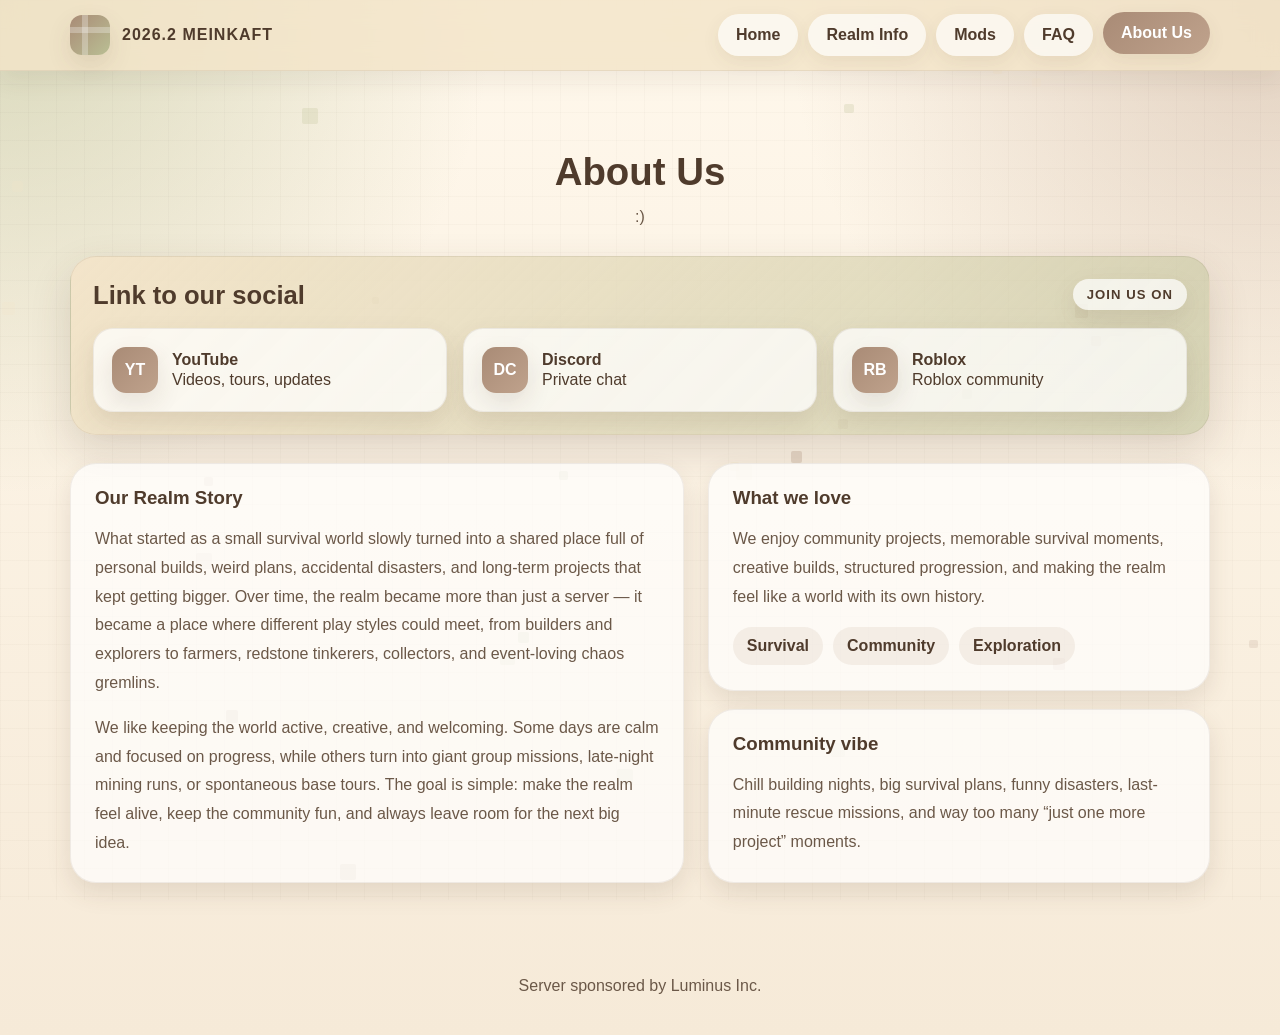
<file: about-us.html>
<!DOCTYPE html>
<html lang="en">
<head>
  <meta charset="UTF-8" />
  <meta name="viewport" content="width=device-width, initial-scale=1.0" />
  <title>About Us | Minecraft Realm Server</title>
  <link rel="stylesheet" href="style.css" />
</head>
<body data-page="about-us">
  <div class="floating-pixels" id="floatingPixels"></div>

  <div class="site-shell">
    <header class="topbar">
      <div class="nav-wrap">
        <div class="brand">
          <div class="brand-badge"></div>
          <div><span class="js-server-name">Realm Server</span></div>
        </div>

        <button class="menu-toggle" id="menuToggle" aria-label="Open menu">Menu</button>

        <nav class="nav-tabs" id="navTabs" aria-label="Main navigation">
          <a class="nav-tab" data-page="home" href="index.html">Home</a>
          <a class="nav-tab" data-page="realm-info" href="realm-info.html">Realm Info</a>
          <a class="nav-tab" data-page="mods" href="mods.html">Mods</a>
          <a class="nav-tab" data-page="faq" href="faq.html">FAQ</a>
          <a class="nav-tab" data-page="about-us" href="about-us.html">About Us</a>
        </nav>
      </div>
    </header>

    <main>

      <section>
        <div class="section-head">
          <h2>About Us</h2>
          <p>
            :)
          </p>
        </div>

        <div class="social-panel">
          <div class="social-header">
            <h3>Link to our social</h3>
            <div class="eyebrow" style="margin: 0;">Join us on</div>
          </div>
          <div class="social-links" id="socialLinks"></div>
        </div>

        <div class="story-wrap">
          <article class="story-card">
            <h3 style="margin-bottom: 14px;">Our Realm Story</h3>
            <div id="aboutStory"></div>
          </article>

          <div class="mini-card-grid">
            <div class="mini-card">
              <h3 style="margin-bottom: 12px;">What we love</h3>
              <p id="aboutSideText"></p>
              <div class="tag-list" id="tagList"></div>
            </div>

            <div class="mini-card">
              <h3 style="margin-bottom: 12px;">Community vibe</h3>
              <p>
                Chill building nights, big survival plans, funny disasters, last-minute rescue missions, and way too many
                “just one more project” moments.
              </p>
            </div>
          </div>
        </div>
      </section>

    </main>

    <footer class="footer">
      Server sponsored by Luminus Inc.
    </footer>
  </div>

  <script src="script.js"></script>
</body>
</html>
</file>
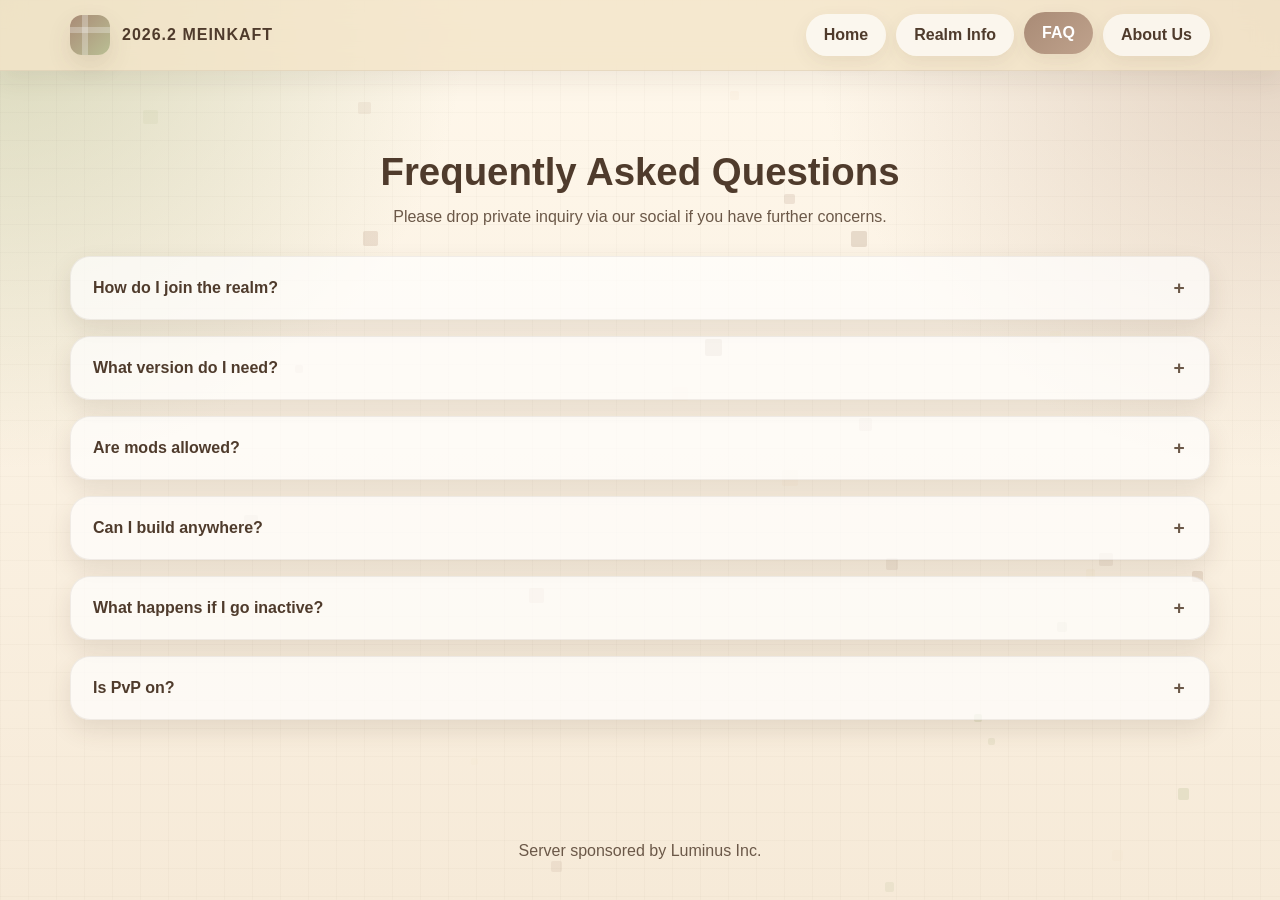
<file: faq.html>
<!DOCTYPE html>
<html lang="en">
<head>
  <meta charset="UTF-8" />
  <meta name="viewport" content="width=device-width, initial-scale=1.0" />
  <title>FAQ | Minecraft Realm Server</title>
  <link rel="stylesheet" href="style.css" />
</head>
<body data-page="faq">
  <div class="floating-pixels" id="floatingPixels"></div>

  <div class="site-shell">
    <header class="topbar">
      <div class="nav-wrap">
        <div class="brand">
          <div class="brand-badge"></div>
          <div><span class="js-server-name">Realm Server</span></div>
        </div>

        <button class="menu-toggle" id="menuToggle" aria-label="Open menu">Menu</button>

        <nav class="nav-tabs" id="navTabs" aria-label="Main navigation">
          <a class="nav-tab" data-page="home" href="index.html">Home</a>
          <a class="nav-tab" data-page="realm-info" href="realm-info.html">Realm Info</a>
          <a class="nav-tab" data-page="faq" href="faq.html">FAQ</a>
          <a class="nav-tab" data-page="about-us" href="about-us.html">About Us</a>
        </nav>
      </div>
    </header>

    <main>

      <section>
        <div class="section-head">
          <h2>Frequently Asked Questions</h2>
          <p>
            Please drop private inquiry via our social if you have further concerns.
          </p>
        </div>

        <div class="accordion-group" id="faqAccordion"></div>
      </section>

    </main>

    <footer class="footer">
      Server sponsored by Luminus Inc.
    </footer>
  </div>

  <script src="script.js"></script>
</body>
</html>
</file>
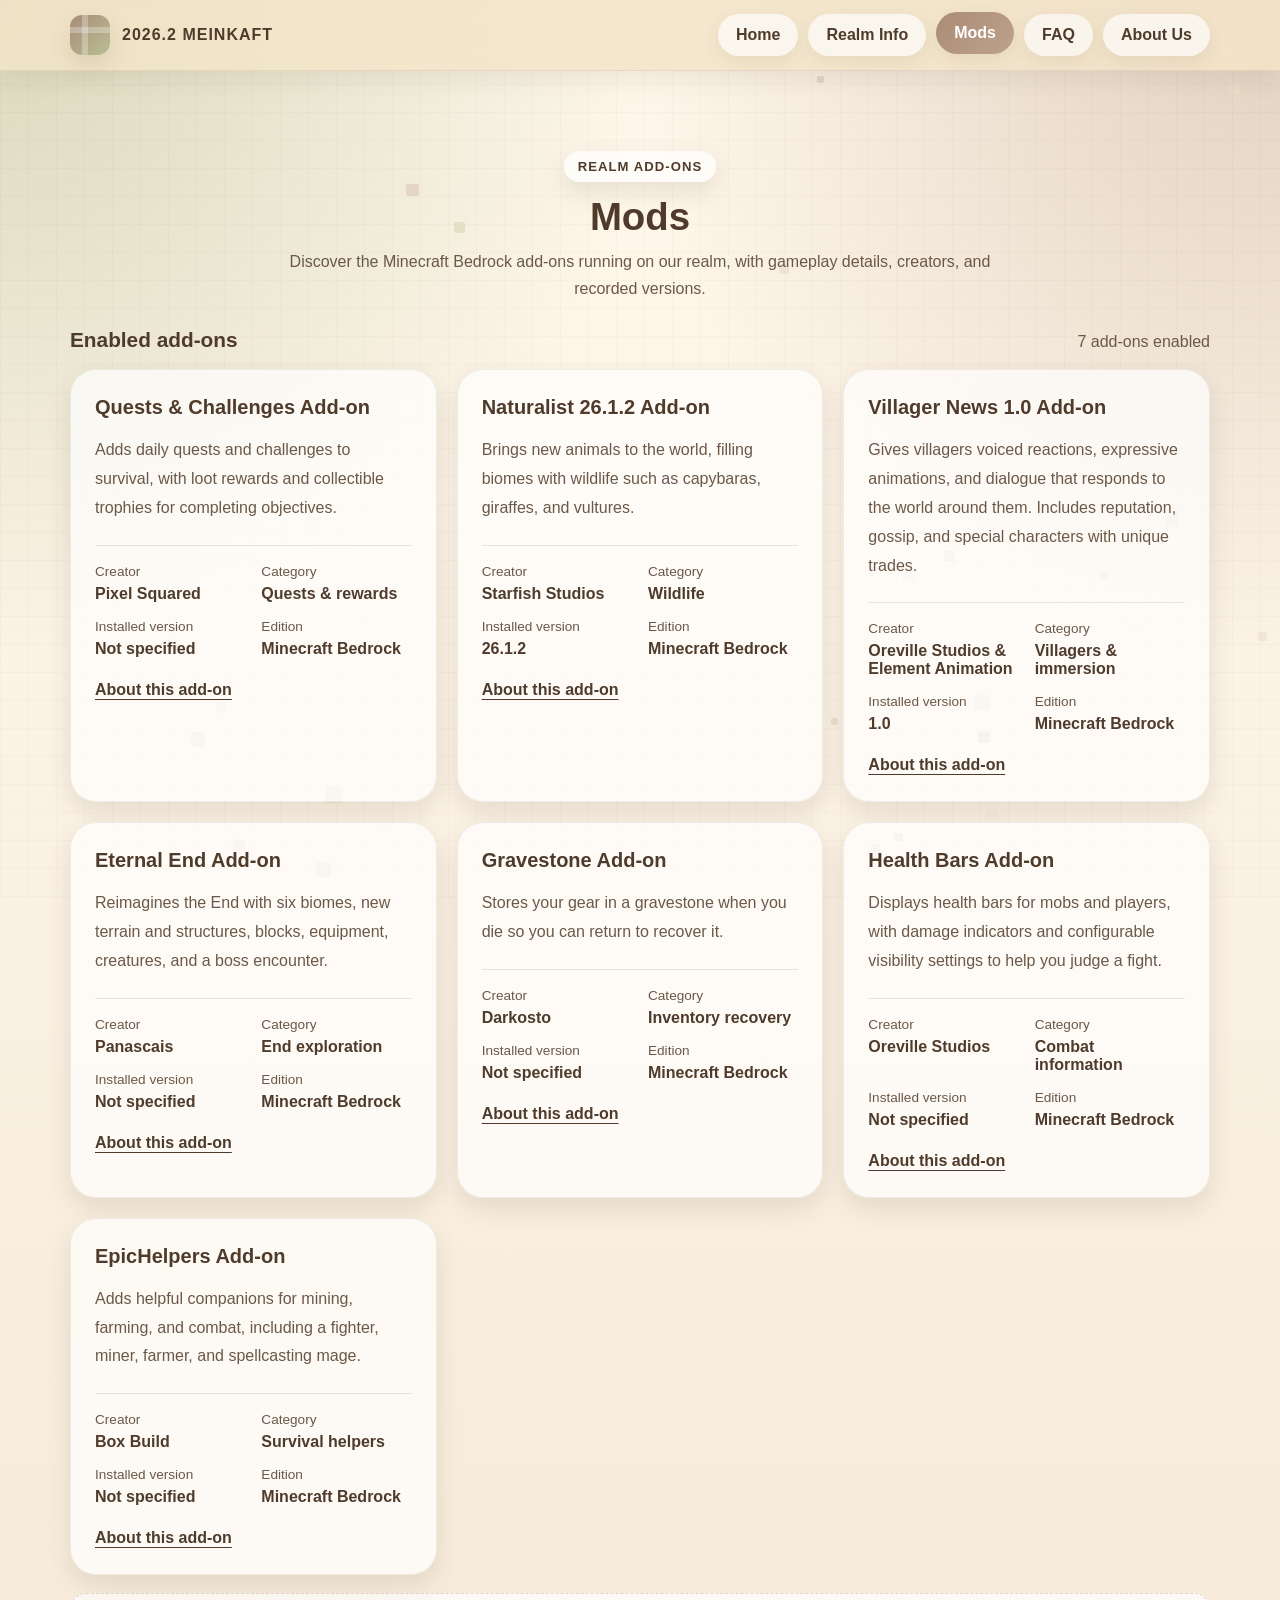
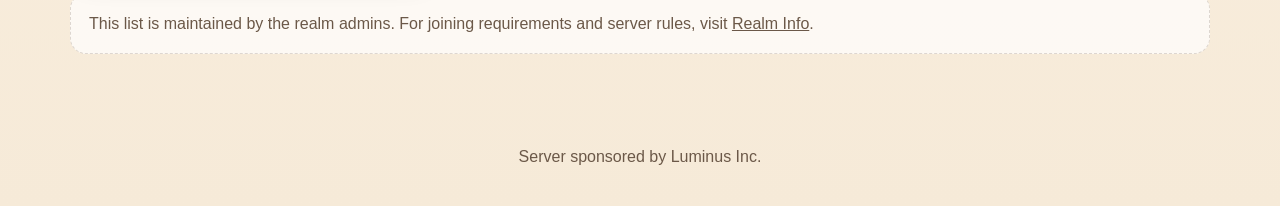
<file: mods.html>
<!DOCTYPE html>
<html lang="en">
<head>
  <meta charset="UTF-8" />
  <meta name="viewport" content="width=device-width, initial-scale=1.0" />
  <title>Mods | Luminus Realm</title>
  <meta name="description" content="Explore the seven Minecraft Bedrock add-ons enabled on our realm, including Naturalist, Villager News, Eternal End, and more." />
  <link rel="stylesheet" href="style.css" />
</head>
<body data-page="mods">
  <div class="floating-pixels" id="floatingPixels"></div>

  <div class="site-shell">
    <header class="topbar">
      <div class="nav-wrap">
        <div class="brand">
          <div class="brand-badge"></div>
          <div><span class="js-server-name">Realm Server</span></div>
        </div>

        <button class="menu-toggle" id="menuToggle" aria-label="Open menu">Menu</button>

        <nav class="nav-tabs" id="navTabs" aria-label="Main navigation">
          <a class="nav-tab" data-page="home" href="index.html">Home</a>
          <a class="nav-tab" data-page="realm-info" href="realm-info.html">Realm Info</a>
          <a class="nav-tab" aria-current="page" data-page="mods" href="mods.html">Mods</a>
          <a class="nav-tab" data-page="faq" href="faq.html">FAQ</a>
          <a class="nav-tab" data-page="about-us" href="about-us.html">About Us</a>
        </nav>
      </div>
    </header>

    <main>

      <section aria-labelledby="modsHeading">
        <div class="section-head mods-heading">
          <div class="eyebrow">Realm add-ons</div>
          <h1 id="modsHeading">Mods</h1>
          <p>Discover the Minecraft Bedrock add-ons running on our realm, with gameplay details, creators, and recorded versions.</p>
        </div>

        <div class="mods-summary">
          <h2>Enabled add-ons</h2>
          <p id="modsCount" role="status"></p>
        </div>
        <ul class="mods-list" id="modsList"></ul>
        <noscript>
          <p class="edit-note">Enable JavaScript to view the current mod list and details.</p>
        </noscript>

        <div class="edit-note">
          This list is maintained by the realm admins. For joining requirements and server rules,
          visit <a href="realm-info.html">Realm Info</a>.
        </div>
      </section>

    </main>

    <footer class="footer">
      Server sponsored by Luminus Inc.
    </footer>
  </div>

  <script src="script.js"></script>
</body>
</html>
</file>
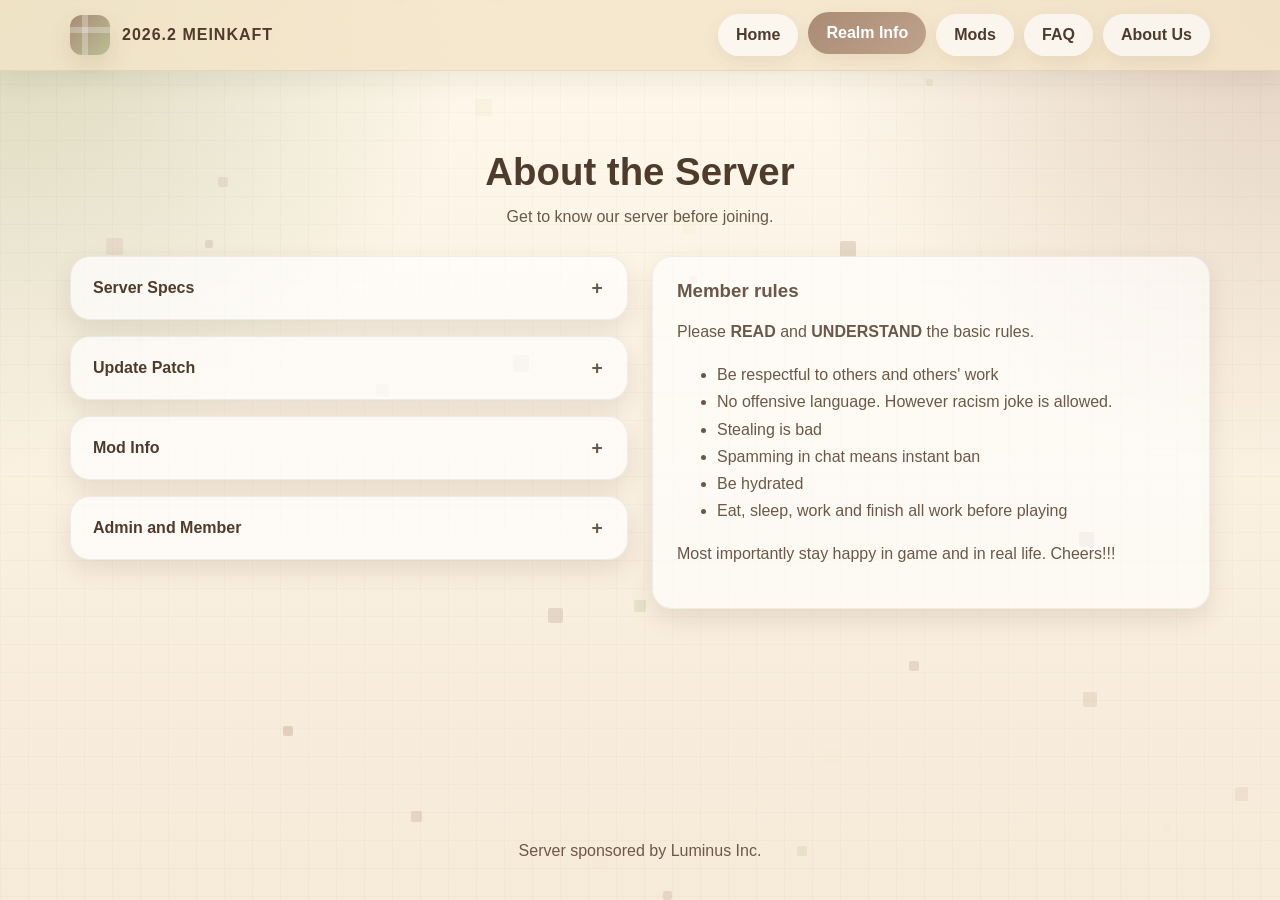
<file: realm-info.html>
<!DOCTYPE html>
<html lang="en">
<head>
  <meta charset="UTF-8" />
  <meta name="viewport" content="width=device-width, initial-scale=1.0" />
  <title>Realm Info | Minecraft Realm Server</title>
  <link rel="stylesheet" href="style.css" />
</head>
<body data-page="realm-info">
  <div class="floating-pixels" id="floatingPixels"></div>

  <div class="site-shell">
    <header class="topbar">
      <div class="nav-wrap">
        <div class="brand">
          <div class="brand-badge"></div>
          <div><span class="js-server-name">Realm Server</span></div>
        </div>

        <button class="menu-toggle" id="menuToggle" aria-label="Open menu">Menu</button>

        <nav class="nav-tabs" id="navTabs" aria-label="Main navigation">
          <a class="nav-tab" data-page="home" href="index.html">Home</a>
          <a class="nav-tab" data-page="realm-info" href="realm-info.html">Realm Info</a>
          <a class="nav-tab" data-page="mods" href="mods.html">Mods</a>
          <a class="nav-tab" data-page="faq" href="faq.html">FAQ</a>
          <a class="nav-tab" data-page="about-us" href="about-us.html">About Us</a>
        </nav>
      </div>
    </header>

    <main>

      <section>
        <div class="section-head">
          <h2>About the Server</h2>
          <p>
            Get to know our server before joining.
          </p>
        </div>

        <div class="grid-two">
          <div class="accordion-group" id="realmInfoAccordion"></div>

          <aside class="side-note">
            <h3 style="margin-bottom: 12px;">Member rules</h3>
            <p>Please <strong>READ</strong> and <strong>UNDERSTAND</strong> the basic rules.</p>
            <ul>
              <li>Be respectful to others and others' work</li>
              <li>No offensive language. However racism joke is allowed.</li>
              <li>Stealing is bad</li>
              <li>Spamming in chat means instant ban</li>
              <li>Be hydrated</li>
              <li>Eat, sleep, work and finish all work before playing</li>
            </ul>
            <p style="margin-top: 14px;">
              Most importantly stay happy in game and in real life. Cheers!!!
            </p>
          </aside>
        </div>
      </section>

    </main>

    <footer class="footer">
      Server sponsored by Luminus Inc.
    </footer>
  </div>

  <script src="script.js"></script>
</body>
</html>
</file>
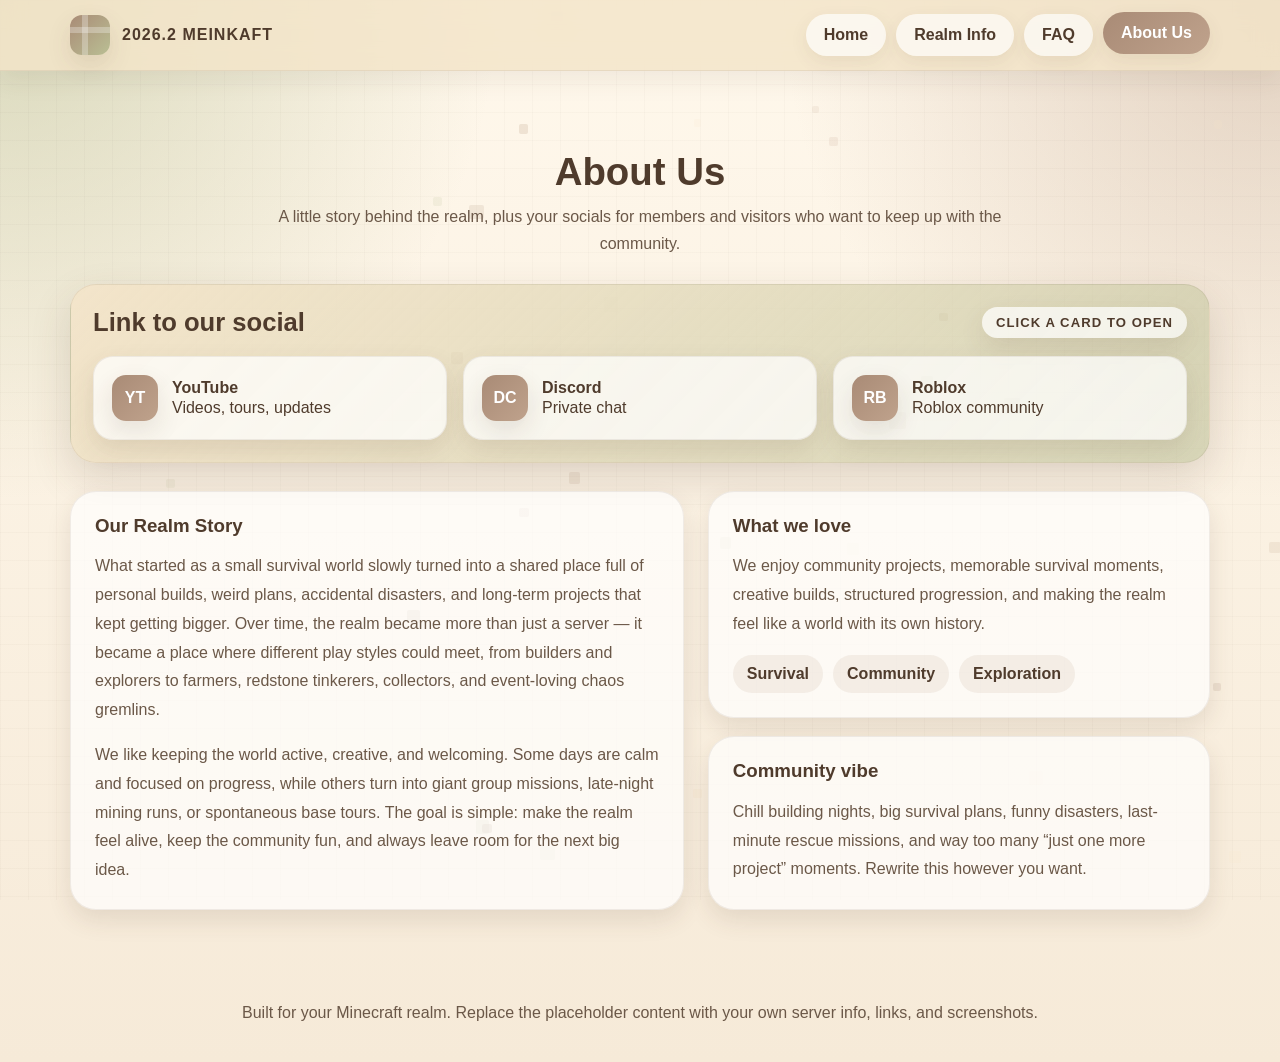
<file: Sources/about-us.html>
<!DOCTYPE html>
<html lang="en">
<head>
  <meta charset="UTF-8" />
  <meta name="viewport" content="width=device-width, initial-scale=1.0" />
  <title>About Us | Minecraft Realm Server</title>
  <link rel="stylesheet" href="style.css" />
</head>
<body data-page="about-us">
  <div class="floating-pixels" id="floatingPixels"></div>

  <div class="site-shell">
    <header class="topbar">
      <div class="nav-wrap">
        <div class="brand">
          <div class="brand-badge"></div>
          <div><span class="js-server-name">Realm Server</span></div>
        </div>

        <button class="menu-toggle" id="menuToggle" aria-label="Open menu">Menu</button>

        <nav class="nav-tabs" id="navTabs" aria-label="Main navigation">
          <a class="nav-tab" data-page="home" href="index.html">Home</a>
          <a class="nav-tab" data-page="realm-info" href="realm-info.html">Realm Info</a>
          <a class="nav-tab" data-page="faq" href="faq.html">FAQ</a>
          <a class="nav-tab" data-page="about-us" href="about-us.html">About Us</a>
        </nav>
      </div>
    </header>

    <main>

      <section>
        <div class="section-head">
          <h2>About Us</h2>
          <p>
            A little story behind the realm, plus your socials for members and visitors who want to keep up with the community.
          </p>
        </div>

        <div class="social-panel">
          <div class="social-header">
            <h3>Link to our social</h3>
            <div class="eyebrow" style="margin: 0;">Click a card to open</div>
          </div>
          <div class="social-links" id="socialLinks"></div>
        </div>

        <div class="story-wrap">
          <article class="story-card">
            <h3 style="margin-bottom: 14px;">Our Realm Story</h3>
            <div id="aboutStory"></div>
          </article>

          <div class="mini-card-grid">
            <div class="mini-card">
              <h3 style="margin-bottom: 12px;">What we love</h3>
              <p id="aboutSideText"></p>
              <div class="tag-list" id="tagList"></div>
            </div>

            <div class="mini-card">
              <h3 style="margin-bottom: 12px;">Community vibe</h3>
              <p>
                Chill building nights, big survival plans, funny disasters, last-minute rescue missions, and way too many
                “just one more project” moments. Rewrite this however you want.
              </p>
            </div>
          </div>
        </div>
      </section>

    </main>

    <footer class="footer">
      Built for your Minecraft realm. Replace the placeholder content with your own server info, links, and screenshots.
    </footer>
  </div>

  <script src="script.js"></script>
</body>
</html>
</file>
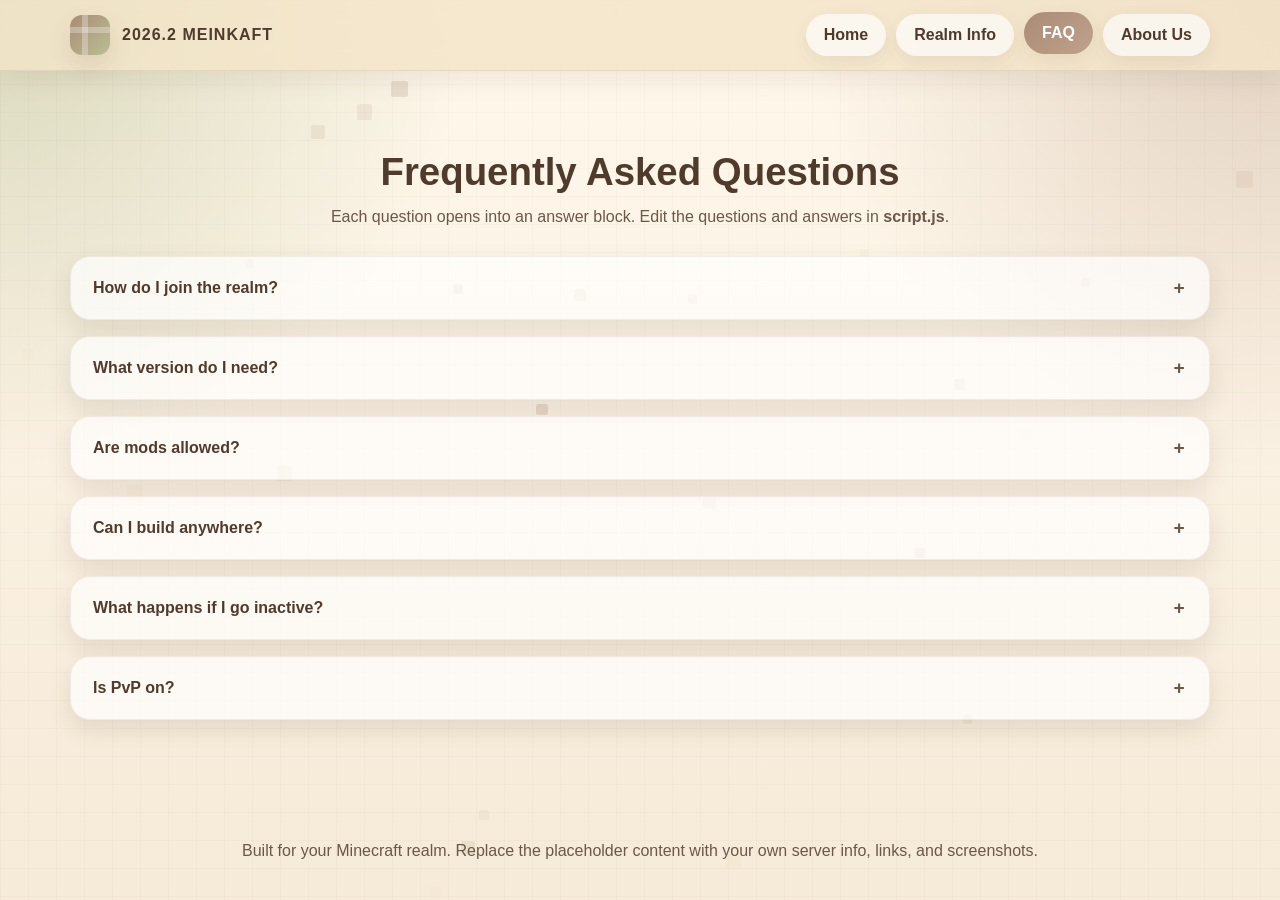
<file: Sources/faq.html>
<!DOCTYPE html>
<html lang="en">
<head>
  <meta charset="UTF-8" />
  <meta name="viewport" content="width=device-width, initial-scale=1.0" />
  <title>FAQ | Minecraft Realm Server</title>
  <link rel="stylesheet" href="style.css" />
</head>
<body data-page="faq">
  <div class="floating-pixels" id="floatingPixels"></div>

  <div class="site-shell">
    <header class="topbar">
      <div class="nav-wrap">
        <div class="brand">
          <div class="brand-badge"></div>
          <div><span class="js-server-name">Realm Server</span></div>
        </div>

        <button class="menu-toggle" id="menuToggle" aria-label="Open menu">Menu</button>

        <nav class="nav-tabs" id="navTabs" aria-label="Main navigation">
          <a class="nav-tab" data-page="home" href="index.html">Home</a>
          <a class="nav-tab" data-page="realm-info" href="realm-info.html">Realm Info</a>
          <a class="nav-tab" data-page="faq" href="faq.html">FAQ</a>
          <a class="nav-tab" data-page="about-us" href="about-us.html">About Us</a>
        </nav>
      </div>
    </header>

    <main>

      <section>
        <div class="section-head">
          <h2>Frequently Asked Questions</h2>
          <p>
            Each question opens into an answer block. Edit the questions and answers in <strong>script.js</strong>.
          </p>
        </div>

        <div class="accordion-group" id="faqAccordion"></div>
      </section>

    </main>

    <footer class="footer">
      Built for your Minecraft realm. Replace the placeholder content with your own server info, links, and screenshots.
    </footer>
  </div>

  <script src="script.js"></script>
</body>
</html>
</file>
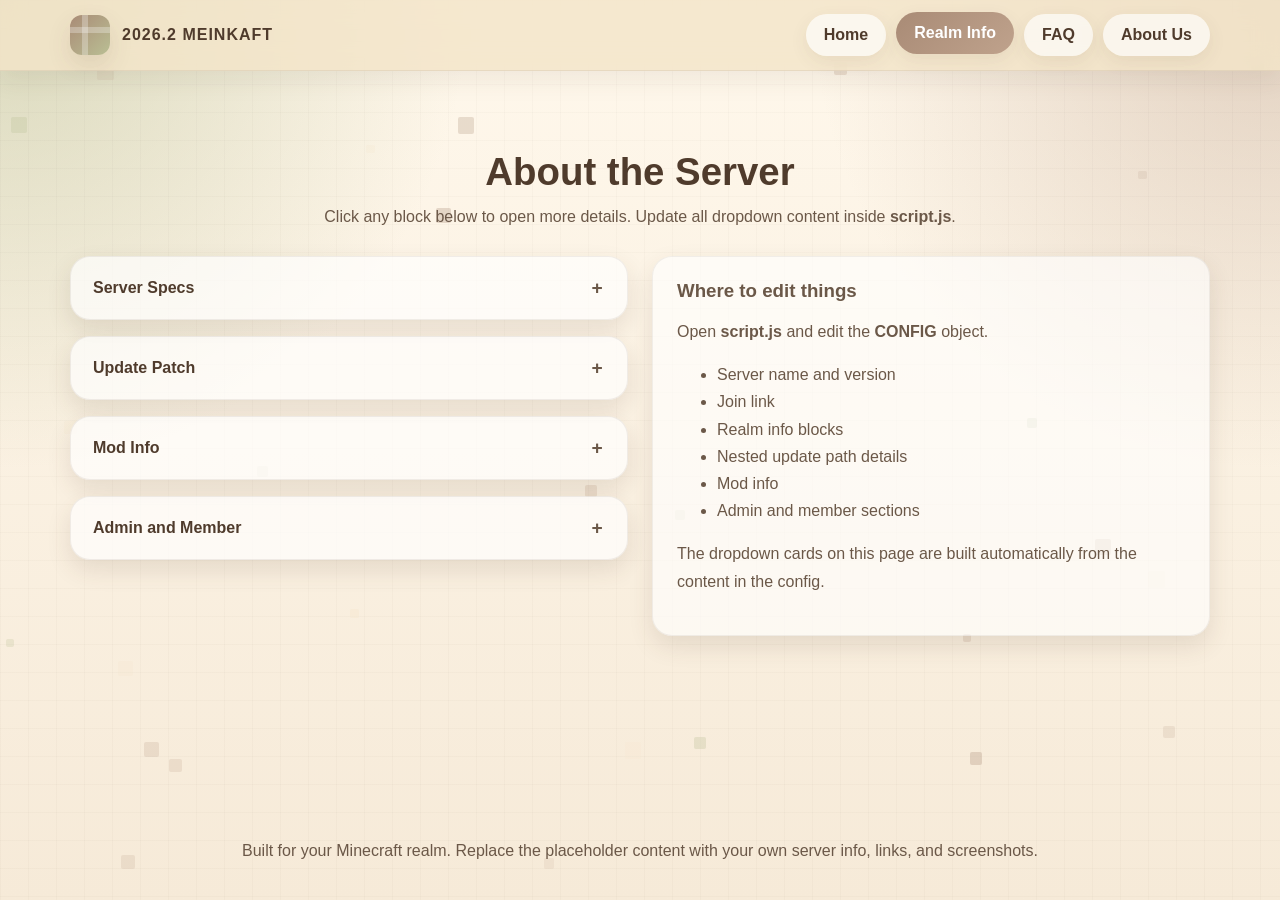
<file: Sources/realm-info.html>
<!DOCTYPE html>
<html lang="en">
<head>
  <meta charset="UTF-8" />
  <meta name="viewport" content="width=device-width, initial-scale=1.0" />
  <title>Realm Info | Minecraft Realm Server</title>
  <link rel="stylesheet" href="style.css" />
</head>
<body data-page="realm-info">
  <div class="floating-pixels" id="floatingPixels"></div>

  <div class="site-shell">
    <header class="topbar">
      <div class="nav-wrap">
        <div class="brand">
          <div class="brand-badge"></div>
          <div><span class="js-server-name">Realm Server</span></div>
        </div>

        <button class="menu-toggle" id="menuToggle" aria-label="Open menu">Menu</button>

        <nav class="nav-tabs" id="navTabs" aria-label="Main navigation">
          <a class="nav-tab" data-page="home" href="index.html">Home</a>
          <a class="nav-tab" data-page="realm-info" href="realm-info.html">Realm Info</a>
          <a class="nav-tab" data-page="faq" href="faq.html">FAQ</a>
          <a class="nav-tab" data-page="about-us" href="about-us.html">About Us</a>
        </nav>
      </div>
    </header>

    <main>

      <section>
        <div class="section-head">
          <h2>About the Server</h2>
          <p>
            Click any block below to open more details. Update all dropdown content inside <strong>script.js</strong>.
          </p>
        </div>

        <div class="grid-two">
          <div class="accordion-group" id="realmInfoAccordion"></div>

          <aside class="side-note">
            <h3 style="margin-bottom: 12px;">Where to edit things</h3>
            <p>Open <strong>script.js</strong> and edit the <strong>CONFIG</strong> object.</p>
            <ul>
              <li>Server name and version</li>
              <li>Join link</li>
              <li>Realm info blocks</li>
              <li>Nested update path details</li>
              <li>Mod info</li>
              <li>Admin and member sections</li>
            </ul>
            <p style="margin-top: 14px;">
              The dropdown cards on this page are built automatically from the content in the config.
            </p>
          </aside>
        </div>
      </section>

    </main>

    <footer class="footer">
      Built for your Minecraft realm. Replace the placeholder content with your own server info, links, and screenshots.
    </footer>
  </div>

  <script src="script.js"></script>
</body>
</html>
</file>
<file: style.css>
/* =========================
   THEME
   ========================= */
:root {
  --c1: #A98B76;
  --c2: #BFA28C;
  --c3: #F3E4C9;
  --c4: #BABF94;
  --bg: #f6ead8;
  --text: #4f3b2c;
  --text-soft: #6b5848;
  --card: rgba(243, 228, 201, 0.75);
  --line: rgba(79, 59, 44, 0.12);
  --shadow: 0 16px 40px rgba(79, 59, 44, 0.16);
  --shadow-soft: 0 10px 25px rgba(79, 59, 44, 0.12);
  --radius-xl: 26px;
  --radius-lg: 20px;
  --radius-md: 14px;
  --max: 1180px;
}

* { box-sizing: border-box; }
html { scroll-behavior: smooth; }

body {
  margin: 0;
  font-family: Arial, Helvetica, sans-serif;
  color: var(--text);
  background:
    radial-gradient(circle at top left, rgba(186,191,148,0.55), transparent 30%),
    radial-gradient(circle at top right, rgba(191,162,140,0.45), transparent 30%),
    linear-gradient(180deg, #fff8ec 0%, var(--bg) 100%);
  overflow-x: hidden;
  min-height: 100vh;
}

body::before {
  content: "";
  position: fixed;
  inset: 0;
  background-image:
    linear-gradient(rgba(79,59,44,0.025) 1px, transparent 1px),
    linear-gradient(90deg, rgba(79,59,44,0.025) 1px, transparent 1px);
  background-size: 28px 28px;
  pointer-events: none;
  z-index: -2;
}

a { color: inherit; }

.floating-pixels {
  position: fixed;
  inset: 0;
  overflow: hidden;
  pointer-events: none;
  z-index: -1;
}

.pixel {
  position: absolute;
  width: 10px;
  height: 10px;
  border-radius: 2px;
  opacity: 0.22;
  animation: drift linear infinite;
  filter: blur(0.2px);
}

@keyframes drift {
  from { transform: translateY(0) rotate(0deg); }
  to { transform: translateY(-120vh) rotate(240deg); }
}

.site-shell {
  min-height: 100vh;
  display: flex;
  flex-direction: column;
}

.topbar {
  position: sticky;
  top: 0;
  z-index: 50;
  backdrop-filter: blur(12px);
  background: rgba(243, 228, 201, 0.82);
  border-bottom: 1px solid rgba(79, 59, 44, 0.08);
  box-shadow: 0 10px 25px rgba(79, 59, 44, 0.08);
}

.nav-wrap {
  max-width: var(--max);
  margin: 0 auto;
  display: flex;
  align-items: center;
  justify-content: space-between;
  gap: 18px;
  padding: 14px 20px;
}

.brand {
  font-weight: 800;
  letter-spacing: 1px;
  text-transform: uppercase;
  display: flex;
  align-items: center;
  gap: 12px;
}

.brand-badge {
  width: 40px;
  height: 40px;
  border-radius: 12px;
  background: linear-gradient(135deg, var(--c1), var(--c4));
  box-shadow: var(--shadow-soft);
  position: relative;
  overflow: hidden;
}

.brand-badge::before,
.brand-badge::after {
  content: "";
  position: absolute;
  background: rgba(255,255,255,0.28);
}

.brand-badge::before {
  width: 100%;
  height: 6px;
  top: 12px;
  left: 0;
}

.brand-badge::after {
  width: 6px;
  height: 100%;
  left: 12px;
  top: 0;
}

.menu-toggle {
  display: none;
  border: none;
  background: white;
  color: var(--text);
  border-radius: 12px;
  padding: 10px 12px;
  box-shadow: var(--shadow-soft);
  cursor: pointer;
  font-weight: 700;
}

.nav-tabs {
  display: flex;
  gap: 10px;
  flex-wrap: wrap;
}

.nav-tab {
  border: none;
  cursor: pointer;
  padding: 12px 18px;
  border-radius: 999px;
  background: rgba(255,255,255,0.65);
  color: var(--text);
  font-weight: 700;
  text-decoration: none;
  transition: 0.25s ease;
  box-shadow: 0 6px 18px rgba(79,59,44,0.08);
}

.nav-tab:hover,
.nav-tab.active {
  background: linear-gradient(135deg, var(--c1), var(--c2));
  color: white;
  transform: translateY(-2px);
}

main {
  width: 100%;
  max-width: var(--max);
  margin: 0 auto;
  padding: 28px 20px 70px;
  flex: 1;
}

.hero {
  position: relative;
  text-align: center;
  padding: 80px 24px 52px;
  border-radius: var(--radius-xl);
  background: linear-gradient(135deg, rgba(243,228,201,0.9), rgba(186,191,148,0.55));
  overflow: hidden;
  box-shadow: var(--shadow);
  border: 1px solid rgba(79,59,44,0.08);
  transition: transform 0.18s ease;
}

.hero::before,
.hero::after {
  content: "";
  position: absolute;
  width: 260px;
  height: 260px;
  border: 2px dashed rgba(79,59,44,0.12);
  border-radius: 24px;
  transform: rotate(14deg);
}

.hero::before {
  top: -120px;
  left: -80px;
}

.hero::after {
  bottom: -110px;
  right: -90px;
  transform: rotate(-14deg);
}

.eyebrow {
  display: inline-block;
  margin-bottom: 14px;
  padding: 8px 14px;
  border-radius: 999px;
  font-size: 0.82rem;
  font-weight: 700;
  letter-spacing: 0.08em;
  text-transform: uppercase;
  background: rgba(255,255,255,0.7);
  box-shadow: var(--shadow-soft);
}

h1, h2, h3 {
  margin: 0;
  line-height: 1.1;
}

.server-title {
  font-size: clamp(2.4rem, 6vw, 5rem);
  margin-bottom: 12px;
  text-shadow: 3px 3px 0 rgba(255,255,255,0.45);
  letter-spacing: 1px;
}

.version {
  font-size: clamp(1rem, 2vw, 1.25rem);
  color: var(--text-soft);
  margin-bottom: 26px;
  font-weight: 700;
}

.hero-text {
  max-width: 720px;
  margin: 0 auto 28px;
  color: var(--text-soft);
  line-height: 1.7;
}

.cta-row {
  display: flex;
  justify-content: center;
  flex-wrap: wrap;
  gap: 14px;
}

.btn,
.social-card {
  position: relative;
  overflow: hidden;
}

.btn {
  display: inline-flex;
  align-items: center;
  justify-content: center;
  gap: 10px;
  padding: 14px 22px;
  border-radius: 16px;
  border: none;
  text-decoration: none;
  font-weight: 800;
  cursor: pointer;
  transition: 0.25s ease;
  box-shadow: var(--shadow-soft);
}

.btn-primary {
  background: linear-gradient(135deg, var(--c1), var(--c2));
  color: white;
}

.btn-secondary {
  background: rgba(255,255,255,0.72);
  color: var(--text);
}

.btn:hover,
.social-card:hover,
.gallery-card:hover,
.info-card:hover,
.faq-card:hover {
  transform: translateY(-4px);
  box-shadow: 0 18px 35px rgba(79,59,44,0.16);
}

.section-head {
  text-align: center;
  margin: 52px 0 26px;
}

.section-head h2 {
  font-size: clamp(1.8rem, 3vw, 2.9rem);
  margin-bottom: 10px;
}

.section-head p {
  margin: 0 auto;
  max-width: 760px;
  color: var(--text-soft);
  line-height: 1.7;
}

.gallery {
  display: grid;
  gap: 26px;
  margin-top: 34px;
}

.gallery-card {
  position: relative;
  display: grid;
  grid-template-columns: 1.2fr 1fr;
  gap: 24px;
  align-items: center;
  padding: 20px;
  border-radius: var(--radius-xl);
  background: rgba(255,255,255,0.65);
  box-shadow: var(--shadow-soft);
  border: 1px solid rgba(79,59,44,0.07);
  transition: 0.25s ease;
}

.gallery-card:nth-child(even) {
  grid-template-columns: 1fr 1.2fr;
}

.gallery-card:nth-child(even) .gallery-image {
  order: 2;
}

.gallery-card::before,
.gallery-card::after {
  content: "";
  position: absolute;
  border-radius: 999px;
  background: linear-gradient(90deg, transparent, rgba(169,139,118,0.5), transparent);
  height: 2px;
  width: 140px;
}

.gallery-card::before {
  top: 22px;
  left: 20px;
}

.gallery-card::after {
  bottom: 22px;
  right: 20px;
}

.gallery-image {
  min-height: 250px;
  border-radius: 22px;
  overflow: hidden;
  position: relative;
  background: linear-gradient(135deg, rgba(191,162,140,0.45), rgba(186,191,148,0.55));
  border: 2px solid rgba(255,255,255,0.7);
  box-shadow: inset 0 0 0 2px rgba(79,59,44,0.06);
}

.gallery-image img {
  width: 100%;
  height: 100%;
  object-fit: cover;
  display: block;
}

.gallery-image .photo-label {
  position: absolute;
  left: 16px;
  bottom: 16px;
  background: rgba(255,255,255,0.78);
  color: var(--text);
  padding: 8px 12px;
  border-radius: 999px;
  font-size: 0.85rem;
  font-weight: 700;
  box-shadow: var(--shadow-soft);
}

.gallery-copy h3 {
  font-size: clamp(1.2rem, 2vw, 1.8rem);
  margin-bottom: 12px;
}

.gallery-copy p {
  margin: 0;
  line-height: 1.7;
  color: var(--text-soft);
}

.grid-two {
  display: grid;
  grid-template-columns: 1fr 1fr;
  gap: 24px;
  align-items: start;
}

.side-note {
  padding: 24px;
  border-radius: var(--radius-lg);
  background: rgba(255,255,255,0.62);
  box-shadow: var(--shadow-soft);
  border: 1px solid rgba(79,59,44,0.07);
  line-height: 1.7;
  color: var(--text-soft);
  position: sticky;
  top: 92px;
}

.accordion-group {
  display: grid;
  gap: 16px;
}

.info-card,
.faq-card,
.nested-card {
  border-radius: var(--radius-lg);
  background: rgba(255,255,255,0.68);
  border: 1px solid rgba(79,59,44,0.08);
  box-shadow: var(--shadow-soft);
  overflow: hidden;
  transition: 0.25s ease;
}

.accordion-trigger {
  width: 100%;
  text-align: left;
  border: none;
  background: transparent;
  padding: 20px 22px;
  display: flex;
  justify-content: space-between;
  align-items: center;
  gap: 14px;
  cursor: pointer;
  font-size: 1rem;
  font-weight: 800;
  color: var(--text);
}

.accordion-trigger span:last-child {
  font-size: 1.2rem;
  transition: transform 0.25s ease;
  color: var(--text-soft);
  min-width: 16px;
  text-align: center;
}

.accordion-item.open .accordion-trigger span:last-child {
  transform: rotate(45deg);
}

.accordion-content {
  max-height: 0;
  overflow: hidden;
  transition: max-height 0.35s ease;
}

.accordion-inner {
  padding: 0 22px 22px;
  color: var(--text-soft);
  line-height: 1.75;
}

.accordion-inner p,
.accordion-inner ul {
  margin-top: 0;
}

.accordion-inner ul {
  padding-left: 18px;
  margin-bottom: 0;
}

.nested-list {
  display: grid;
  gap: 12px;
  margin-top: 12px;
}

.nested-card .accordion-trigger {
  padding: 16px 18px;
  font-size: 0.97rem;
}

.nested-card .accordion-inner {
  padding: 0 18px 18px;
}

.social-panel {
  margin-top: 20px;
  padding: 22px;
  border-radius: var(--radius-xl);
  background: linear-gradient(135deg, rgba(243,228,201,0.92), rgba(186,191,148,0.54));
  border: 1px solid rgba(79,59,44,0.08);
  box-shadow: var(--shadow);
}

.social-header {
  display: flex;
  justify-content: space-between;
  align-items: center;
  gap: 14px;
  flex-wrap: wrap;
  margin-bottom: 18px;
}

.social-header h3 {
  font-size: clamp(1.2rem, 2vw, 1.7rem);
}

.social-links {
  display: grid;
  grid-template-columns: repeat(3, 1fr);
  gap: 16px;
  margin-top: 18px;
}

.social-card {
  display: flex;
  align-items: center;
  gap: 14px;
  padding: 18px;
  border-radius: 20px;
  text-decoration: none;
  color: var(--text);
  background: rgba(255,255,255,0.72);
  border: 1px solid rgba(79,59,44,0.08);
  box-shadow: var(--shadow-soft);
  transition: 0.25s ease;
}

.social-icon {
  width: 46px;
  height: 46px;
  border-radius: 14px;
  display: grid;
  place-items: center;
  background: linear-gradient(135deg, var(--c1), var(--c2));
  color: white;
  font-weight: 900;
  box-shadow: var(--shadow-soft);
  flex-shrink: 0;
}

.social-card strong {
  display: block;
  margin-bottom: 2px;
}

.story-wrap {
  display: grid;
  grid-template-columns: 1.1fr 0.9fr;
  gap: 24px;
  margin-top: 28px;
}

.story-card,
.mini-card {
  border-radius: var(--radius-xl);
  background: rgba(255,255,255,0.68);
  border: 1px solid rgba(79,59,44,0.08);
  box-shadow: var(--shadow-soft);
  padding: 24px;
}

.story-card p,
.mini-card p {
  color: var(--text-soft);
  line-height: 1.8;
  margin-bottom: 0;
}

.story-card p + p { margin-top: 16px; }

.mini-card-grid {
  display: grid;
  gap: 18px;
}

.tag-list {
  display: flex;
  flex-wrap: wrap;
  gap: 10px;
  margin-top: 16px;
}

.tag {
  padding: 10px 14px;
  border-radius: 999px;
  background: rgba(169,139,118,0.12);
  font-weight: 700;
  color: var(--text);
}

.footer {
  padding: 24px 20px 40px;
  text-align: center;
  color: var(--text-soft);
}

.sparkle {
  position: fixed;
  width: 12px;
  height: 12px;
  border-radius: 50%;
  pointer-events: none;
  background: radial-gradient(circle, rgba(255,255,255,0.95), rgba(169,139,118,0.6));
  animation: pop 650ms ease-out forwards;
  z-index: 999;
}

@keyframes pop {
  0% { transform: scale(0.4); opacity: 1; }
  100% { transform: scale(2.4) translateY(-12px); opacity: 0; }
}

/* optional helper block */
.edit-note {
  margin-top: 18px;
  padding: 16px 18px;
  border-radius: 16px;
  background: rgba(255,255,255,0.7);
  border: 1px dashed rgba(79,59,44,0.18);
  color: var(--text-soft);
  line-height: 1.7;
}

/* responsive */
@media (max-width: 920px) {
  .grid-two,
  .story-wrap,
  .gallery-card,
  .gallery-card:nth-child(even) {
    grid-template-columns: 1fr;
  }

  .gallery-card:nth-child(even) .gallery-image {
    order: 0;
  }

  .social-links {
    grid-template-columns: 1fr;
  }

  .side-note {
    position: static;
  }
}

@media (max-width: 760px) {
  .menu-toggle { display: inline-flex; }

  .nav-wrap {
    flex-wrap: wrap;
  }

  .nav-tabs {
    display: none;
    width: 100%;
    flex-direction: column;
  }

  .nav-tabs.open {
    display: flex;
  }

  .nav-tab {
    width: 100%;
    text-align: left;
  }

  main {
    padding-top: 18px;
  }

  .hero {
    padding: 60px 18px 40px;
  }
}

@media (max-width: 520px) {
  .gallery-image {
    min-height: 200px;
  }

  .accordion-trigger {
    padding: 18px;
  }

  .accordion-inner {
    padding: 0 18px 18px;
  }
}

/* Mods page */
.mods-heading h1 {
  font-size: clamp(1.8rem, 3vw, 2.9rem);
  margin-bottom: 10px;
}

.mods-summary {
  display: flex;
  align-items: baseline;
  justify-content: space-between;
  flex-wrap: wrap;
  gap: 12px;
  margin-bottom: 18px;
}

.mods-summary h2 { font-size: 1.3rem; }
.mods-summary p { margin: 0; color: var(--text-soft); }

.mods-list {
  display: grid;
  grid-template-columns: repeat(auto-fit, minmax(min(100%, 280px), 1fr));
  gap: 20px;
  padding: 0;
  margin: 0;
  list-style: none;
}

.mod-card { min-width: 0; overflow-wrap: anywhere; }
.mod-card h3 { font-size: 1.25rem; line-height: 1.3; }

.mod-details {
  display: grid;
  grid-template-columns: 1fr 1fr;
  gap: 16px;
  margin: 22px 0 0;
  padding-top: 18px;
  border-top: 1px solid var(--line);
}

.mod-details dt {
  color: var(--text-soft);
  font-size: 0.85rem;
  margin-bottom: 6px;
}

.mod-details dd { margin: 0; font-weight: 700; }

.mod-source {
  display: inline-block;
  margin-top: 20px;
  font-weight: 700;
  line-height: 1.5;
  text-underline-offset: 4px;
}
.mod-source:hover { text-decoration-thickness: 2px; }
.mod-source:focus-visible { outline: 2px solid var(--text); outline-offset: 4px; }
</file>
<file: Sources/style.css>
/* =========================
   THEME
   ========================= */
:root {
  --c1: #A98B76;
  --c2: #BFA28C;
  --c3: #F3E4C9;
  --c4: #BABF94;
  --bg: #f6ead8;
  --text: #4f3b2c;
  --text-soft: #6b5848;
  --card: rgba(243, 228, 201, 0.75);
  --line: rgba(79, 59, 44, 0.12);
  --shadow: 0 16px 40px rgba(79, 59, 44, 0.16);
  --shadow-soft: 0 10px 25px rgba(79, 59, 44, 0.12);
  --radius-xl: 26px;
  --radius-lg: 20px;
  --radius-md: 14px;
  --max: 1180px;
}

* { box-sizing: border-box; }
html { scroll-behavior: smooth; }

body {
  margin: 0;
  font-family: Arial, Helvetica, sans-serif;
  color: var(--text);
  background:
    radial-gradient(circle at top left, rgba(186,191,148,0.55), transparent 30%),
    radial-gradient(circle at top right, rgba(191,162,140,0.45), transparent 30%),
    linear-gradient(180deg, #fff8ec 0%, var(--bg) 100%);
  overflow-x: hidden;
  min-height: 100vh;
}

body::before {
  content: "";
  position: fixed;
  inset: 0;
  background-image:
    linear-gradient(rgba(79,59,44,0.025) 1px, transparent 1px),
    linear-gradient(90deg, rgba(79,59,44,0.025) 1px, transparent 1px);
  background-size: 28px 28px;
  pointer-events: none;
  z-index: -2;
}

a { color: inherit; }

.floating-pixels {
  position: fixed;
  inset: 0;
  overflow: hidden;
  pointer-events: none;
  z-index: -1;
}

.pixel {
  position: absolute;
  width: 10px;
  height: 10px;
  border-radius: 2px;
  opacity: 0.22;
  animation: drift linear infinite;
  filter: blur(0.2px);
}

@keyframes drift {
  from { transform: translateY(0) rotate(0deg); }
  to { transform: translateY(-120vh) rotate(240deg); }
}

.site-shell {
  min-height: 100vh;
  display: flex;
  flex-direction: column;
}

.topbar {
  position: sticky;
  top: 0;
  z-index: 50;
  backdrop-filter: blur(12px);
  background: rgba(243, 228, 201, 0.82);
  border-bottom: 1px solid rgba(79, 59, 44, 0.08);
  box-shadow: 0 10px 25px rgba(79, 59, 44, 0.08);
}

.nav-wrap {
  max-width: var(--max);
  margin: 0 auto;
  display: flex;
  align-items: center;
  justify-content: space-between;
  gap: 18px;
  padding: 14px 20px;
}

.brand {
  font-weight: 800;
  letter-spacing: 1px;
  text-transform: uppercase;
  display: flex;
  align-items: center;
  gap: 12px;
}

.brand-badge {
  width: 40px;
  height: 40px;
  border-radius: 12px;
  background: linear-gradient(135deg, var(--c1), var(--c4));
  box-shadow: var(--shadow-soft);
  position: relative;
  overflow: hidden;
}

.brand-badge::before,
.brand-badge::after {
  content: "";
  position: absolute;
  background: rgba(255,255,255,0.28);
}

.brand-badge::before {
  width: 100%;
  height: 6px;
  top: 12px;
  left: 0;
}

.brand-badge::after {
  width: 6px;
  height: 100%;
  left: 12px;
  top: 0;
}

.menu-toggle {
  display: none;
  border: none;
  background: white;
  color: var(--text);
  border-radius: 12px;
  padding: 10px 12px;
  box-shadow: var(--shadow-soft);
  cursor: pointer;
  font-weight: 700;
}

.nav-tabs {
  display: flex;
  gap: 10px;
  flex-wrap: wrap;
}

.nav-tab {
  border: none;
  cursor: pointer;
  padding: 12px 18px;
  border-radius: 999px;
  background: rgba(255,255,255,0.65);
  color: var(--text);
  font-weight: 700;
  text-decoration: none;
  transition: 0.25s ease;
  box-shadow: 0 6px 18px rgba(79,59,44,0.08);
}

.nav-tab:hover,
.nav-tab.active {
  background: linear-gradient(135deg, var(--c1), var(--c2));
  color: white;
  transform: translateY(-2px);
}

main {
  width: 100%;
  max-width: var(--max);
  margin: 0 auto;
  padding: 28px 20px 70px;
  flex: 1;
}

.hero {
  position: relative;
  text-align: center;
  padding: 80px 24px 52px;
  border-radius: var(--radius-xl);
  background: linear-gradient(135deg, rgba(243,228,201,0.9), rgba(186,191,148,0.55));
  overflow: hidden;
  box-shadow: var(--shadow);
  border: 1px solid rgba(79,59,44,0.08);
  transition: transform 0.18s ease;
}

.hero::before,
.hero::after {
  content: "";
  position: absolute;
  width: 260px;
  height: 260px;
  border: 2px dashed rgba(79,59,44,0.12);
  border-radius: 24px;
  transform: rotate(14deg);
}

.hero::before {
  top: -120px;
  left: -80px;
}

.hero::after {
  bottom: -110px;
  right: -90px;
  transform: rotate(-14deg);
}

.eyebrow {
  display: inline-block;
  margin-bottom: 14px;
  padding: 8px 14px;
  border-radius: 999px;
  font-size: 0.82rem;
  font-weight: 700;
  letter-spacing: 0.08em;
  text-transform: uppercase;
  background: rgba(255,255,255,0.7);
  box-shadow: var(--shadow-soft);
}

h1, h2, h3 {
  margin: 0;
  line-height: 1.1;
}

.server-title {
  font-size: clamp(2.4rem, 6vw, 5rem);
  margin-bottom: 12px;
  text-shadow: 3px 3px 0 rgba(255,255,255,0.45);
  letter-spacing: 1px;
}

.version {
  font-size: clamp(1rem, 2vw, 1.25rem);
  color: var(--text-soft);
  margin-bottom: 26px;
  font-weight: 700;
}

.hero-text {
  max-width: 720px;
  margin: 0 auto 28px;
  color: var(--text-soft);
  line-height: 1.7;
}

.cta-row {
  display: flex;
  justify-content: center;
  flex-wrap: wrap;
  gap: 14px;
}

.btn,
.social-card {
  position: relative;
  overflow: hidden;
}

.btn {
  display: inline-flex;
  align-items: center;
  justify-content: center;
  gap: 10px;
  padding: 14px 22px;
  border-radius: 16px;
  border: none;
  text-decoration: none;
  font-weight: 800;
  cursor: pointer;
  transition: 0.25s ease;
  box-shadow: var(--shadow-soft);
}

.btn-primary {
  background: linear-gradient(135deg, var(--c1), var(--c2));
  color: white;
}

.btn-secondary {
  background: rgba(255,255,255,0.72);
  color: var(--text);
}

.btn:hover,
.social-card:hover,
.gallery-card:hover,
.info-card:hover,
.faq-card:hover {
  transform: translateY(-4px);
  box-shadow: 0 18px 35px rgba(79,59,44,0.16);
}

.section-head {
  text-align: center;
  margin: 52px 0 26px;
}

.section-head h2 {
  font-size: clamp(1.8rem, 3vw, 2.9rem);
  margin-bottom: 10px;
}

.section-head p {
  margin: 0 auto;
  max-width: 760px;
  color: var(--text-soft);
  line-height: 1.7;
}

.gallery {
  display: grid;
  gap: 26px;
  margin-top: 34px;
}

.gallery-card {
  position: relative;
  display: grid;
  grid-template-columns: 1.2fr 1fr;
  gap: 24px;
  align-items: center;
  padding: 20px;
  border-radius: var(--radius-xl);
  background: rgba(255,255,255,0.65);
  box-shadow: var(--shadow-soft);
  border: 1px solid rgba(79,59,44,0.07);
  transition: 0.25s ease;
}

.gallery-card:nth-child(even) {
  grid-template-columns: 1fr 1.2fr;
}

.gallery-card:nth-child(even) .gallery-image {
  order: 2;
}

.gallery-card::before,
.gallery-card::after {
  content: "";
  position: absolute;
  border-radius: 999px;
  background: linear-gradient(90deg, transparent, rgba(169,139,118,0.5), transparent);
  height: 2px;
  width: 140px;
}

.gallery-card::before {
  top: 22px;
  left: 20px;
}

.gallery-card::after {
  bottom: 22px;
  right: 20px;
}

.gallery-image {
  min-height: 250px;
  border-radius: 22px;
  overflow: hidden;
  position: relative;
  background: linear-gradient(135deg, rgba(191,162,140,0.45), rgba(186,191,148,0.55));
  border: 2px solid rgba(255,255,255,0.7);
  box-shadow: inset 0 0 0 2px rgba(79,59,44,0.06);
}

.gallery-image img {
  width: 100%;
  height: 100%;
  object-fit: cover;
  display: block;
}

.gallery-image .photo-label {
  position: absolute;
  left: 16px;
  bottom: 16px;
  background: rgba(255,255,255,0.78);
  color: var(--text);
  padding: 8px 12px;
  border-radius: 999px;
  font-size: 0.85rem;
  font-weight: 700;
  box-shadow: var(--shadow-soft);
}

.gallery-copy h3 {
  font-size: clamp(1.2rem, 2vw, 1.8rem);
  margin-bottom: 12px;
}

.gallery-copy p {
  margin: 0;
  line-height: 1.7;
  color: var(--text-soft);
}

.grid-two {
  display: grid;
  grid-template-columns: 1fr 1fr;
  gap: 24px;
  align-items: start;
}

.side-note {
  padding: 24px;
  border-radius: var(--radius-lg);
  background: rgba(255,255,255,0.62);
  box-shadow: var(--shadow-soft);
  border: 1px solid rgba(79,59,44,0.07);
  line-height: 1.7;
  color: var(--text-soft);
  position: sticky;
  top: 92px;
}

.accordion-group {
  display: grid;
  gap: 16px;
}

.info-card,
.faq-card,
.nested-card {
  border-radius: var(--radius-lg);
  background: rgba(255,255,255,0.68);
  border: 1px solid rgba(79,59,44,0.08);
  box-shadow: var(--shadow-soft);
  overflow: hidden;
  transition: 0.25s ease;
}

.accordion-trigger {
  width: 100%;
  text-align: left;
  border: none;
  background: transparent;
  padding: 20px 22px;
  display: flex;
  justify-content: space-between;
  align-items: center;
  gap: 14px;
  cursor: pointer;
  font-size: 1rem;
  font-weight: 800;
  color: var(--text);
}

.accordion-trigger span:last-child {
  font-size: 1.2rem;
  transition: transform 0.25s ease;
  color: var(--text-soft);
  min-width: 16px;
  text-align: center;
}

.accordion-item.open .accordion-trigger span:last-child {
  transform: rotate(45deg);
}

.accordion-content {
  max-height: 0;
  overflow: hidden;
  transition: max-height 0.35s ease;
}

.accordion-inner {
  padding: 0 22px 22px;
  color: var(--text-soft);
  line-height: 1.75;
}

.accordion-inner p,
.accordion-inner ul {
  margin-top: 0;
}

.accordion-inner ul {
  padding-left: 18px;
  margin-bottom: 0;
}

.nested-list {
  display: grid;
  gap: 12px;
  margin-top: 12px;
}

.nested-card .accordion-trigger {
  padding: 16px 18px;
  font-size: 0.97rem;
}

.nested-card .accordion-inner {
  padding: 0 18px 18px;
}

.social-panel {
  margin-top: 20px;
  padding: 22px;
  border-radius: var(--radius-xl);
  background: linear-gradient(135deg, rgba(243,228,201,0.92), rgba(186,191,148,0.54));
  border: 1px solid rgba(79,59,44,0.08);
  box-shadow: var(--shadow);
}

.social-header {
  display: flex;
  justify-content: space-between;
  align-items: center;
  gap: 14px;
  flex-wrap: wrap;
  margin-bottom: 18px;
}

.social-header h3 {
  font-size: clamp(1.2rem, 2vw, 1.7rem);
}

.social-links {
  display: grid;
  grid-template-columns: repeat(3, 1fr);
  gap: 16px;
  margin-top: 18px;
}

.social-card {
  display: flex;
  align-items: center;
  gap: 14px;
  padding: 18px;
  border-radius: 20px;
  text-decoration: none;
  color: var(--text);
  background: rgba(255,255,255,0.72);
  border: 1px solid rgba(79,59,44,0.08);
  box-shadow: var(--shadow-soft);
  transition: 0.25s ease;
}

.social-icon {
  width: 46px;
  height: 46px;
  border-radius: 14px;
  display: grid;
  place-items: center;
  background: linear-gradient(135deg, var(--c1), var(--c2));
  color: white;
  font-weight: 900;
  box-shadow: var(--shadow-soft);
  flex-shrink: 0;
}

.social-card strong {
  display: block;
  margin-bottom: 2px;
}

.story-wrap {
  display: grid;
  grid-template-columns: 1.1fr 0.9fr;
  gap: 24px;
  margin-top: 28px;
}

.story-card,
.mini-card {
  border-radius: var(--radius-xl);
  background: rgba(255,255,255,0.68);
  border: 1px solid rgba(79,59,44,0.08);
  box-shadow: var(--shadow-soft);
  padding: 24px;
}

.story-card p,
.mini-card p {
  color: var(--text-soft);
  line-height: 1.8;
  margin-bottom: 0;
}

.story-card p + p { margin-top: 16px; }

.mini-card-grid {
  display: grid;
  gap: 18px;
}

.tag-list {
  display: flex;
  flex-wrap: wrap;
  gap: 10px;
  margin-top: 16px;
}

.tag {
  padding: 10px 14px;
  border-radius: 999px;
  background: rgba(169,139,118,0.12);
  font-weight: 700;
  color: var(--text);
}

.footer {
  padding: 24px 20px 40px;
  text-align: center;
  color: var(--text-soft);
}

.sparkle {
  position: fixed;
  width: 12px;
  height: 12px;
  border-radius: 50%;
  pointer-events: none;
  background: radial-gradient(circle, rgba(255,255,255,0.95), rgba(169,139,118,0.6));
  animation: pop 650ms ease-out forwards;
  z-index: 999;
}

@keyframes pop {
  0% { transform: scale(0.4); opacity: 1; }
  100% { transform: scale(2.4) translateY(-12px); opacity: 0; }
}

/* optional helper block */
.edit-note {
  margin-top: 18px;
  padding: 16px 18px;
  border-radius: 16px;
  background: rgba(255,255,255,0.7);
  border: 1px dashed rgba(79,59,44,0.18);
  color: var(--text-soft);
  line-height: 1.7;
}

/* responsive */
@media (max-width: 920px) {
  .grid-two,
  .story-wrap,
  .gallery-card,
  .gallery-card:nth-child(even) {
    grid-template-columns: 1fr;
  }

  .gallery-card:nth-child(even) .gallery-image {
    order: 0;
  }

  .social-links {
    grid-template-columns: 1fr;
  }

  .side-note {
    position: static;
  }
}

@media (max-width: 760px) {
  .menu-toggle { display: inline-flex; }

  .nav-wrap {
    flex-wrap: wrap;
  }

  .nav-tabs {
    display: none;
    width: 100%;
    flex-direction: column;
  }

  .nav-tabs.open {
    display: flex;
  }

  .nav-tab {
    width: 100%;
    text-align: left;
  }

  main {
    padding-top: 18px;
  }

  .hero {
    padding: 60px 18px 40px;
  }
}

@media (max-width: 520px) {
  .gallery-image {
    min-height: 200px;
  }

  .accordion-trigger {
    padding: 18px;
  }

  .accordion-inner {
    padding: 0 18px 18px;
  }
}
</file>
